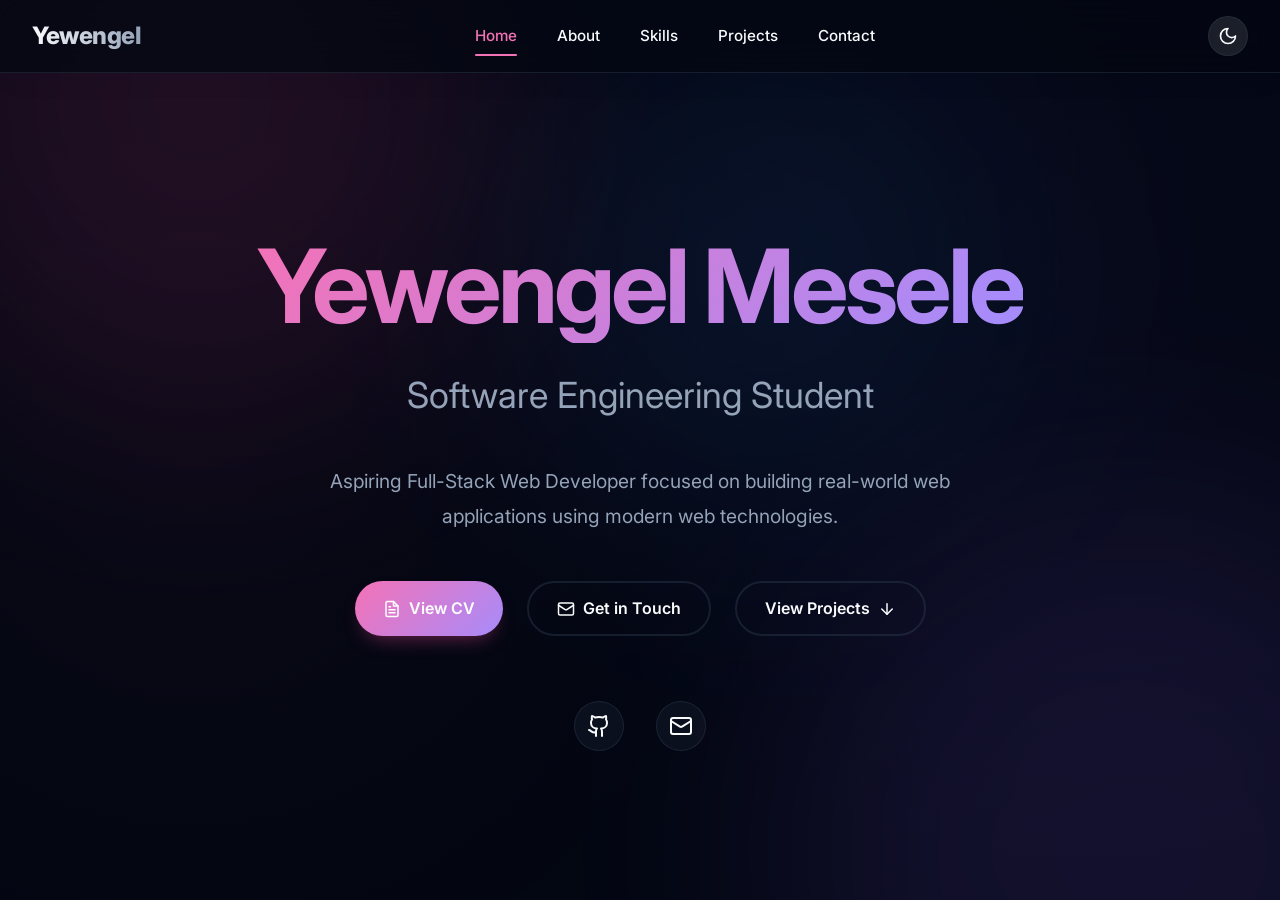
<file: index.html>
<!DOCTYPE html>
<html lang="en" data-theme="dark">
<head>
    <meta charset="UTF-8">
    <meta name="viewport" content="width=device-width, initial-scale=1.0">
    <title>Yewengel Mesele - Portfolio</title>
    <meta name="description" content="Portfolio of Yewengel Mesele, a Software Engineering Student">
    <link rel="stylesheet" href="css/style.css">
    <link href="https://fonts.googleapis.com/css2?family=Inter:wght@300;400;500;600;700&display=swap" rel="stylesheet">
</head>
<body>
    <nav class="navbar">
        <a href="index.html" class="nav-brand">Yewengel</a>
        
        <div class="nav-links">
            <a href="index.html" class="active">Home</a>
            <a href="about.html">About</a>
            <a href="skills.html">Skills</a>
            <a href="projects.html">Projects</a>
            <a href="contact.html">Contact</a>
        </div>

        <div style="display: flex; gap: 1rem; align-items: center;">
            <button class="theme-toggle" aria-label="Toggle theme">
                <svg class="sun-icon" style="display: none;" xmlns="http://www.w3.org/2000/svg" width="20" height="20" viewBox="0 0 24 24" fill="none" stroke="currentColor" stroke-width="2" stroke-linecap="round" stroke-linejoin="round"><circle cx="12" cy="12" r="4"/><path d="M12 2v2"/><path d="M12 20v2"/><path d="m4.93 4.93 1.41 1.41"/><path d="m17.66 17.66 1.41 1.41"/><path d="M2 12h2"/><path d="M20 12h2"/><path d="m6.34 17.66-1.41 1.41"/><path d="m19.07 4.93-1.41 1.41"/></svg>
                <svg class="moon-icon" xmlns="http://www.w3.org/2000/svg" width="20" height="20" viewBox="0 0 24 24" fill="none" stroke="currentColor" stroke-width="2" stroke-linecap="round" stroke-linejoin="round"><path d="M12 3a6 6 0 0 0 9 9 9 9 0 1 1-9-9Z"/></svg>
            </button>
            <button class="mobile-menu-btn">
                <svg xmlns="http://www.w3.org/2000/svg" width="24" height="24" viewBox="0 0 24 24" fill="none" stroke="currentColor" stroke-width="2" stroke-linecap="round" stroke-linejoin="round"><line x1="4" x2="20" y1="12" y2="12"/><line x1="4" x2="20" y1="6" y2="6"/><line x1="4" x2="20" y1="18" y2="18"/></svg>
            </button>
        </div>
    </nav>

    <main>
        <section class="hero">
            <div class="container reveal">
                <h1><span class="text-gradient">Yewengel Mesele</span></h1>
                <p class="subtitle">Software Engineering Student</p>
                <p class="desc">
                    Aspiring Full-Stack Web Developer focused on building real-world web applications using modern web technologies.
                </p>
                
                <div class="hero-actions delay-100 reveal">
                    <a href="cv.html" class="btn btn-primary">
                        <svg xmlns="http://www.w3.org/2000/svg" width="18" height="18" viewBox="0 0 24 24" fill="none" stroke="currentColor" stroke-width="2" stroke-linecap="round" stroke-linejoin="round"><path d="M14 2H6a2 2 0 0 0-2 2v16a2 2 0 0 0 2 2h12a2 2 0 0 0 2-2V8z"></path><polyline points="14 2 14 8 20 8"></polyline><line x1="16" y1="13" x2="8" y2="13"></line><line x1="16" y1="17" x2="8" y2="17"></line><polyline points="10 9 9 9 8 9"></polyline></svg>
                        View CV
                    </a>
                    <a href="contact.html" class="btn btn-outline">
                        <svg xmlns="http://www.w3.org/2000/svg" width="18" height="18" viewBox="0 0 24 24" fill="none" stroke="currentColor" stroke-width="2" stroke-linecap="round" stroke-linejoin="round"><rect width="20" height="16" x="2" y="4" rx="2"/><path d="m22 7-8.97 5.7a1.94 1.94 0 0 1-2.06 0L2 7"/></svg>
                        Get in Touch
                    </a>
                    <a href="projects.html" class="btn btn-outline">
                        View Projects
                        <svg xmlns="http://www.w3.org/2000/svg" width="18" height="18" viewBox="0 0 24 24" fill="none" stroke="currentColor" stroke-width="2" stroke-linecap="round" stroke-linejoin="round"><path d="M12 5v14"/><path d="m19 12-7 7-7-7"/></svg>
                    </a>
                </div>

                <div class="social-links delay-200 reveal">
                    <a href="https://github.com/yewengel" target="_blank" aria-label="GitHub">
                        <svg xmlns="http://www.w3.org/2000/svg" width="24" height="24" viewBox="0 0 24 24" fill="none" stroke="currentColor" stroke-width="2" stroke-linecap="round" stroke-linejoin="round"><path d="M15 22v-4a4.8 4.8 0 0 0-1-3.5c3 0 6-2 6-5.5.08-1.25-.27-2.48-1-3.5.28-1.15.28-2.35 0-3.5 0 0-1 0-3 1.5-2.64-.5-5.36-.5-8 0C6 2 5 2 5 2c-.3 1.15-.3 2.35 0 3.5A5.403 5.403 0 0 0 4 9c0 3.5 3 5.5 6 5.5-.39.49-.68 1.05-.85 1.65-.17.6-.22 1.23-.15 1.85v4"/><path d="M9 18c-4.51 2-5-2-7-2"/></svg>
                    </a>
                    <a href="mailto:yewengel.mesele@astu.edu.et" aria-label="Email">
                        <svg xmlns="http://www.w3.org/2000/svg" width="24" height="24" viewBox="0 0 24 24" fill="none" stroke="currentColor" stroke-width="2" stroke-linecap="round" stroke-linejoin="round"><rect width="20" height="16" x="2" y="4" rx="2"/><path d="m22 7-8.97 5.7a1.94 1.94 0 0 1-2.06 0L2 7"/></svg>
                    </a>
                </div>
            </div>
        </section>
    </main>

    <script src="js/main.js"></script>
</body>
</html>
</file>
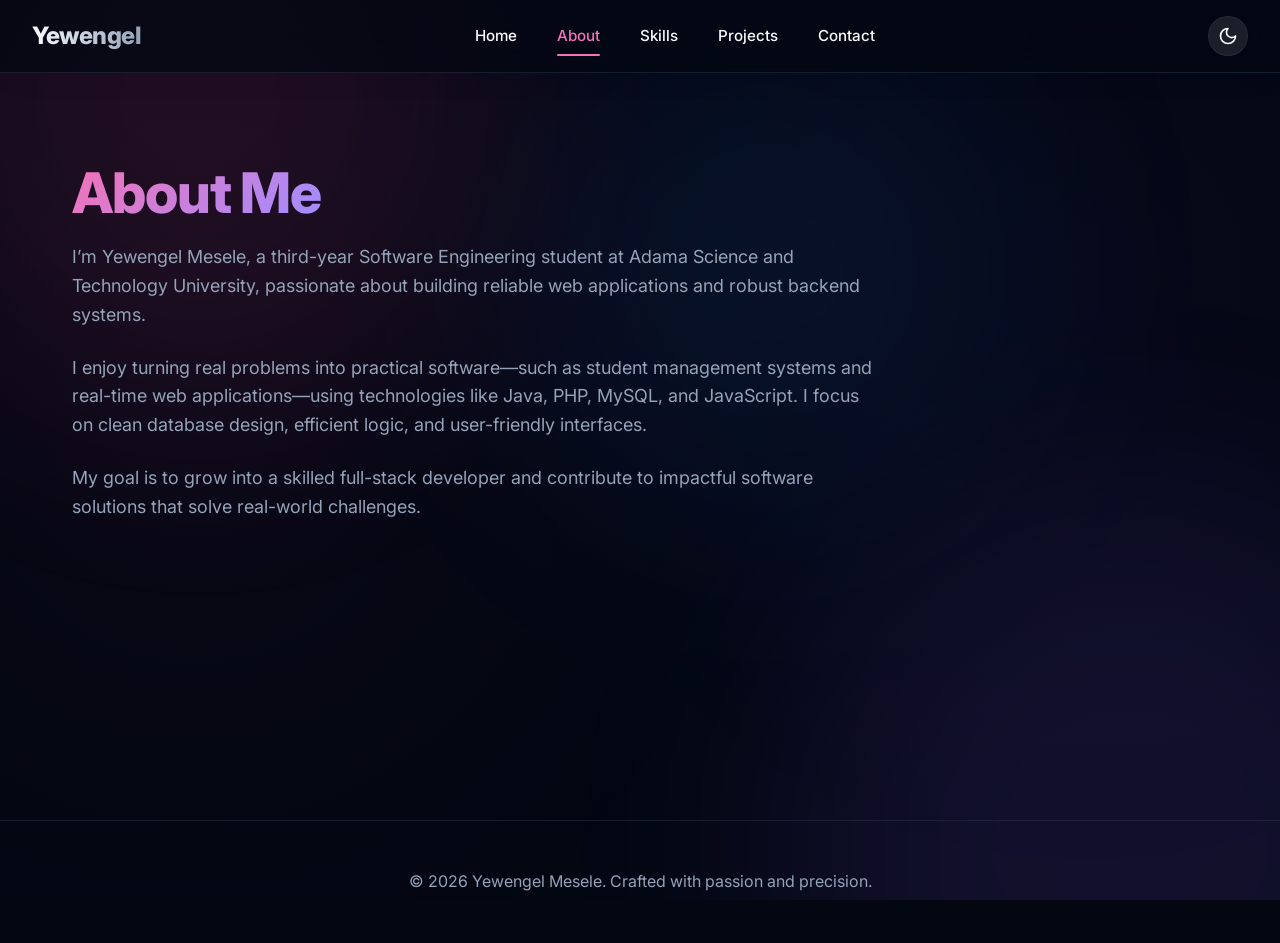
<file: about.html>
<!DOCTYPE html>
<html lang="en" data-theme="dark">
<head>
    <meta charset="UTF-8">
    <meta name="viewport" content="width=device-width, initial-scale=1.0">
    <title>About - Yewengel Mesele</title>
    <link rel="stylesheet" href="css/style.css">
    <link href="https://fonts.googleapis.com/css2?family=Inter:wght@300;400;500;600;700&display=swap" rel="stylesheet">
</head>
<body>
    <nav class="navbar">
        <a href="index.html" class="nav-brand">Yewengel</a>
        <div class="nav-links">
            <a href="index.html">Home</a>
            <a href="about.html" class="active">About</a>
            <a href="skills.html">Skills</a>
            <a href="projects.html">Projects</a>
            <a href="contact.html">Contact</a>
        </div>
        <div style="display: flex; gap: 1rem; align-items: center;">
            <button class="theme-toggle" aria-label="Toggle theme">
                <svg class="sun-icon" style="display: none;" xmlns="http://www.w3.org/2000/svg" width="20" height="20" viewBox="0 0 24 24" fill="none" stroke="currentColor" stroke-width="2" stroke-linecap="round" stroke-linejoin="round"><circle cx="12" cy="12" r="4"/><path d="M12 2v2"/><path d="M12 20v2"/><path d="m4.93 4.93 1.41 1.41"/><path d="m17.66 17.66 1.41 1.41"/><path d="M2 12h2"/><path d="M20 12h2"/><path d="m6.34 17.66-1.41 1.41"/><path d="m19.07 4.93-1.41 1.41"/></svg>
                <svg class="moon-icon" xmlns="http://www.w3.org/2000/svg" width="20" height="20" viewBox="0 0 24 24" fill="none" stroke="currentColor" stroke-width="2" stroke-linecap="round" stroke-linejoin="round"><path d="M12 3a6 6 0 0 0 9 9 9 9 0 1 1-9-9Z"/></svg>
            </button>
            <button class="mobile-menu-btn">
                <svg xmlns="http://www.w3.org/2000/svg" width="24" height="24" viewBox="0 0 24 24" fill="none" stroke="currentColor" stroke-width="2" stroke-linecap="round" stroke-linejoin="round"><line x1="4" x2="20" y1="12" y2="12"/><line x1="4" x2="20" y1="6" y2="6"/><line x1="4" x2="20" y1="18" y2="18"/></svg>
            </button>
        </div>
    </nav>

    <main>
        <section class="container reveal">
            <h1 class="section-title"><span class="text-gradient">About Me</span></h1>
            
            <div style="max-width: 800px; font-size: 1.125rem; color: var(--muted); display: flex; flex-direction: column; gap: 1.5rem;">
                <p>
                    I’m Yewengel Mesele, a third-year Software Engineering student at Adama Science and Technology University, passionate about building reliable web applications and robust backend systems.
                </p>
                <p>
                    I enjoy turning real problems into practical software—such as student management systems and real-time web applications—using technologies like Java, PHP, MySQL, and JavaScript. I focus on clean database design, efficient logic, and user-friendly interfaces.
                </p>
                <p>
                    My goal is to grow into a skilled full-stack developer and contribute to impactful software solutions that solve real-world challenges.
                </p>
            </div>
        </section>
    </main>

    <footer>
        <p>© 2026 Yewengel Mesele. Crafted with passion and precision.</p>
    </footer>

    <script src="js/main.js"></script>
</body>
</html>
</file>
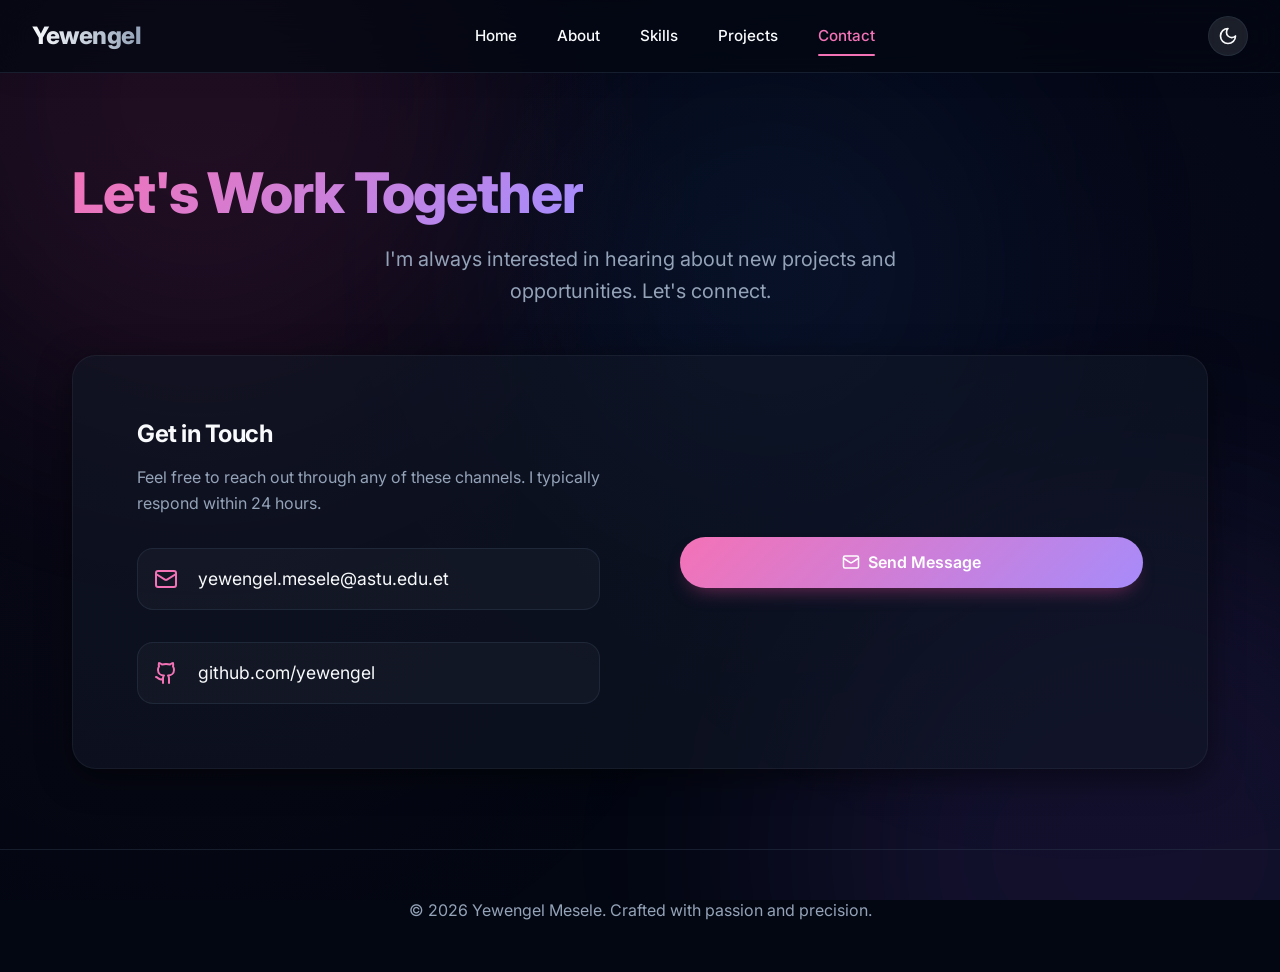
<file: contact.html>
<!DOCTYPE html>
<html lang="en" data-theme="dark">
<head>
    <meta charset="UTF-8">
    <meta name="viewport" content="width=device-width, initial-scale=1.0">
    <title>Contact - Yewengel Mesele</title>
    <link rel="stylesheet" href="css/style.css">
    <link href="https://fonts.googleapis.com/css2?family=Inter:wght@300;400;500;600;700&display=swap" rel="stylesheet">
</head>
<body>
    <nav class="navbar">
        <a href="index.html" class="nav-brand">Yewengel</a>
        <div class="nav-links">
            <a href="index.html">Home</a>
            <a href="about.html">About</a>
            <a href="skills.html">Skills</a>
            <a href="projects.html">Projects</a>
            <a href="contact.html" class="active">Contact</a>
        </div>
        <div style="display: flex; gap: 1rem; align-items: center;">
            <button class="theme-toggle" aria-label="Toggle theme">
                <svg class="sun-icon" style="display: none;" xmlns="http://www.w3.org/2000/svg" width="20" height="20" viewBox="0 0 24 24" fill="none" stroke="currentColor" stroke-width="2" stroke-linecap="round" stroke-linejoin="round"><circle cx="12" cy="12" r="4"/><path d="M12 2v2"/><path d="M12 20v2"/><path d="m4.93 4.93 1.41 1.41"/><path d="m17.66 17.66 1.41 1.41"/><path d="M2 12h2"/><path d="M20 12h2"/><path d="m6.34 17.66-1.41 1.41"/><path d="m19.07 4.93-1.41 1.41"/></svg>
                <svg class="moon-icon" xmlns="http://www.w3.org/2000/svg" width="20" height="20" viewBox="0 0 24 24" fill="none" stroke="currentColor" stroke-width="2" stroke-linecap="round" stroke-linejoin="round"><path d="M12 3a6 6 0 0 0 9 9 9 9 0 1 1-9-9Z"/></svg>
            </button>
            <button class="mobile-menu-btn">
                <svg xmlns="http://www.w3.org/2000/svg" width="24" height="24" viewBox="0 0 24 24" fill="none" stroke="currentColor" stroke-width="2" stroke-linecap="round" stroke-linejoin="round"><line x1="4" x2="20" y1="12" y2="12"/><line x1="4" x2="20" y1="6" y2="6"/><line x1="4" x2="20" y1="18" y2="18"/></svg>
            </button>
        </div>
    </nav>

    <main>
        <section class="container reveal">
            <h1 class="section-title text-center"><span class="text-gradient">Let's Work Together</span></h1>
            <p class="section-subtitle text-center" style="text-align: center; max-width: 600px; margin: 0 auto 3rem;">
                I'm always interested in hearing about new projects and opportunities. Let's connect.
            </p>
            
            <div class="contact-grid">
                <div>
                    <h2 style="font-size: 1.5rem; margin-bottom: 1rem;">Get in Touch</h2>
                    <p style="color: var(--muted); margin-bottom: 2rem;">
                        Feel free to reach out through any of these channels. I typically respond within 24 hours.
                    </p>
                    
                    <div class="contact-info">
                        <a href="mailto:yewengel.mesele@astu.edu.et" class="contact-link">
                            <svg xmlns="http://www.w3.org/2000/svg" width="24" height="24" viewBox="0 0 24 24" fill="none" stroke="currentColor" stroke-width="2" stroke-linecap="round" stroke-linejoin="round"><rect width="20" height="16" x="2" y="4" rx="2"/><path d="m22 7-8.97 5.7a1.94 1.94 0 0 1-2.06 0L2 7"/></svg>
                            yewengel.mesele@astu.edu.et
                        </a>
                        <a href="https://github.com/yewengel" target="_blank" class="contact-link">
                            <svg xmlns="http://www.w3.org/2000/svg" width="24" height="24" viewBox="0 0 24 24" fill="none" stroke="currentColor" stroke-width="2" stroke-linecap="round" stroke-linejoin="round"><path d="M15 22v-4a4.8 4.8 0 0 0-1-3.5c3 0 6-2 6-5.5.08-1.25-.27-2.48-1-3.5.28-1.15.28-2.35 0-3.5 0 0-1 0-3 1.5-2.64-.5-5.36-.5-8 0C6 2 5 2 5 2c-.3 1.15-.3 2.35 0 3.5A5.403 5.403 0 0 0 4 9c0 3.5 3 5.5 6 5.5-.39.49-.68 1.05-.85 1.65-.17.6-.22 1.23-.15 1.85v4"/><path d="M9 18c-4.51 2-5-2-7-2"/></svg>
                            github.com/yewengel
                        </a>
                    </div>
                </div>
                
                <div style="display: flex; flex-direction: column; justify-content: center; gap: 1rem;">
                    <a href="mailto:yewengel.mesele@astu.edu.et" class="btn btn-primary" style="justify-content: center; width: 100%;">
                        <svg xmlns="http://www.w3.org/2000/svg" width="18" height="18" viewBox="0 0 24 24" fill="none" stroke="currentColor" stroke-width="2" stroke-linecap="round" stroke-linejoin="round"><rect width="20" height="16" x="2" y="4" rx="2"/><path d="m22 7-8.97 5.7a1.94 1.94 0 0 1-2.06 0L2 7"/></svg>
                        Send Message
                    </a>
                </div>
            </div>
        </section>
    </main>

    <footer>
        <p>© 2026 Yewengel Mesele. Crafted with passion and precision.</p>
    </footer>

    <script src="js/main.js"></script>
</body>
</html>
</file>
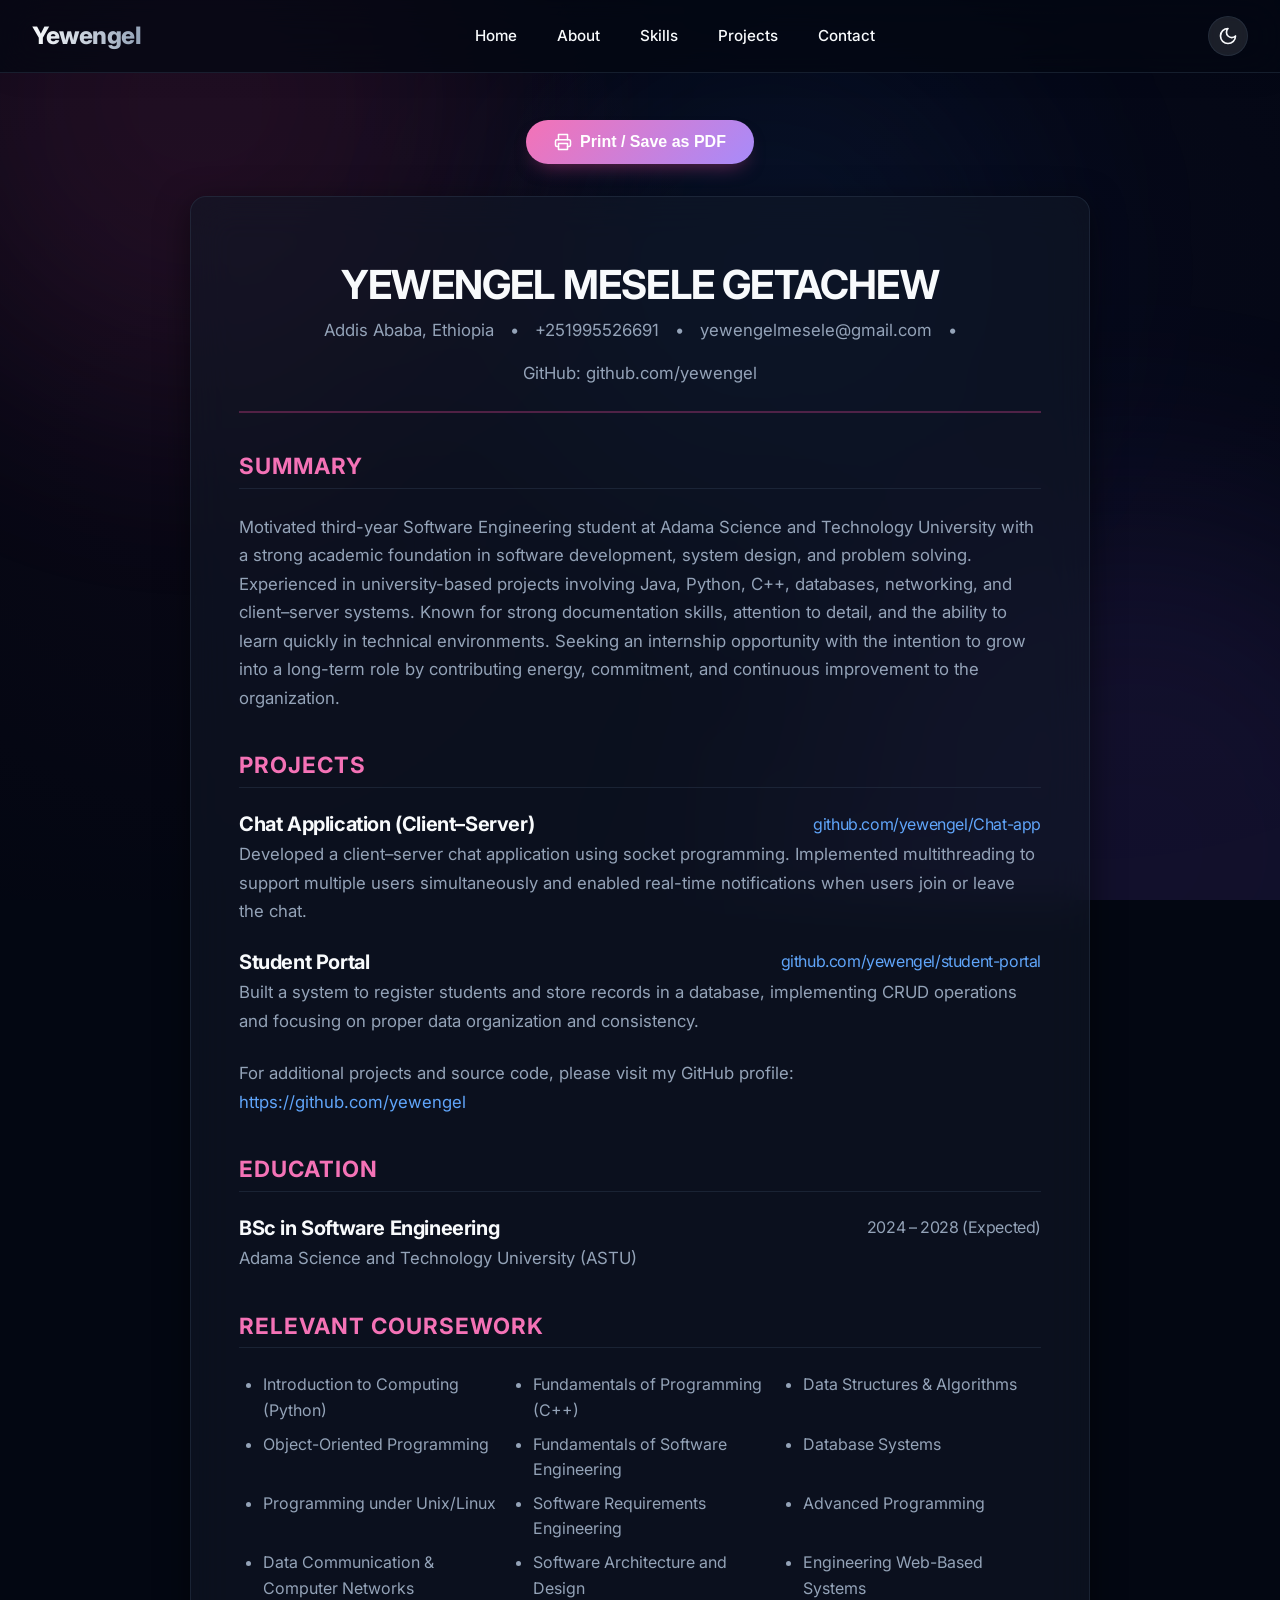
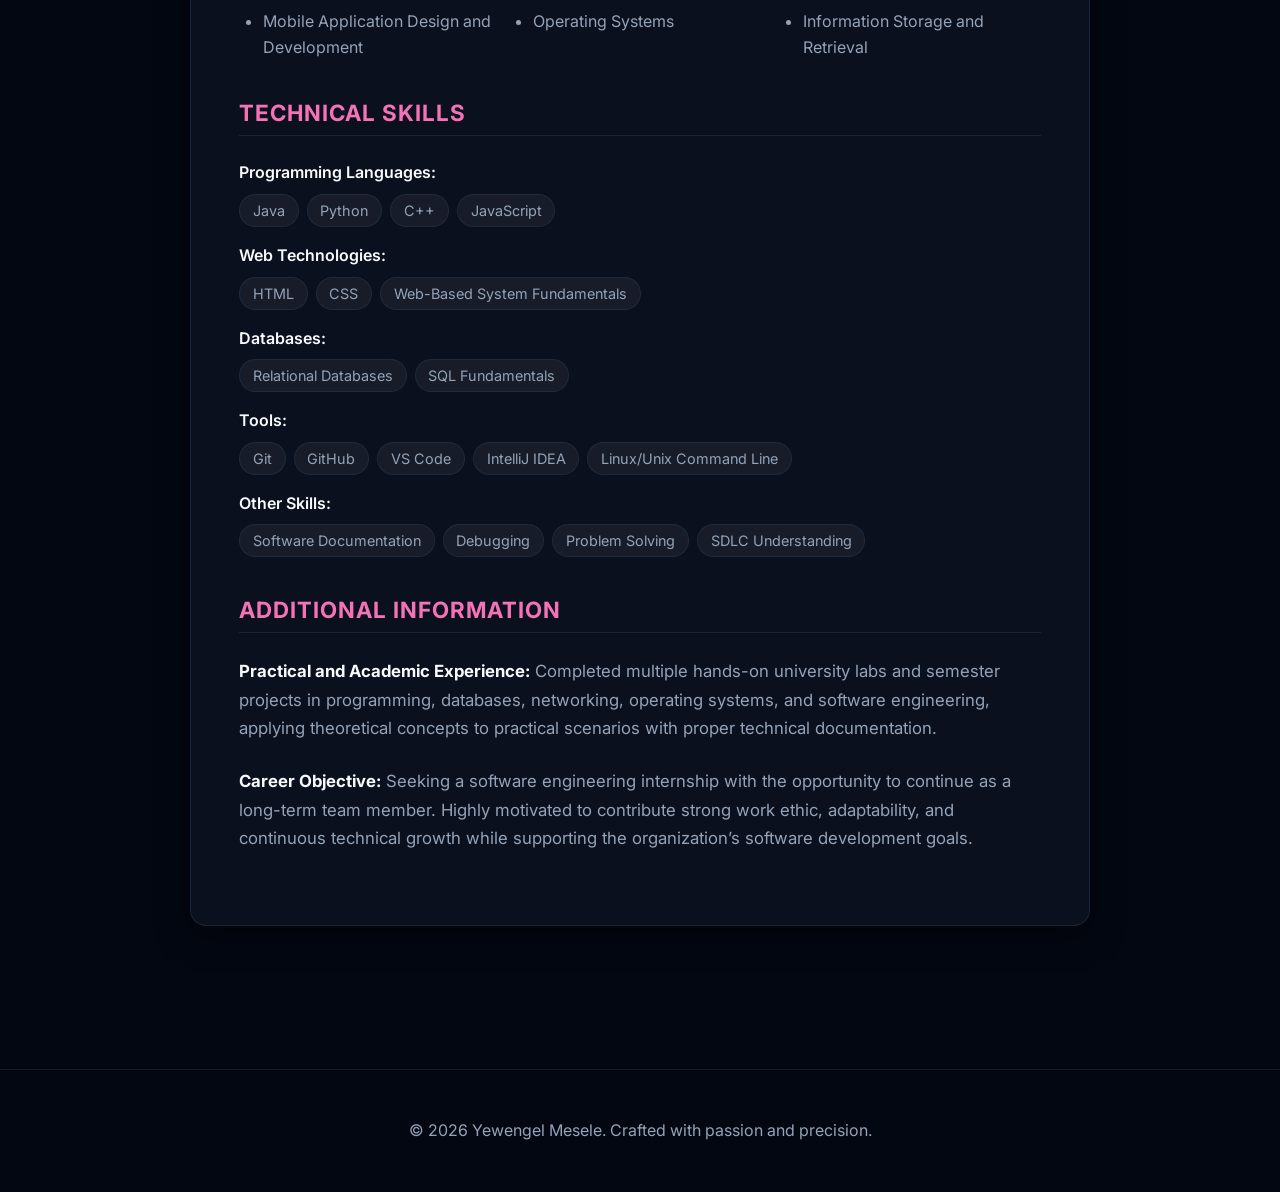
<file: cv.html>
<!DOCTYPE html>
<html lang="en" data-theme="dark">
<head>
    <meta charset="UTF-8">
    <meta name="viewport" content="width=device-width, initial-scale=1.0">
    <title>Resume - Yewengel Mesele</title>
    <link rel="stylesheet" href="css/style.css">
    <link href="https://fonts.googleapis.com/css2?family=Inter:wght@300;400;500;600;700&display=swap" rel="stylesheet">
    <style>
        .cv-container { max-width: 900px; margin: 0 auto; padding: 4rem 3rem; background: var(--card-bg); border: 1px solid var(--border-color); border-radius: 1rem; box-shadow: var(--glass-shadow); backdrop-filter: blur(20px); }
        .cv-header { text-align: center; border-bottom: 2px solid rgba(236, 72, 153, 0.3); padding-bottom: 1.5rem; margin-bottom: 2.5rem; }
        .cv-header h1 { font-size: 2.5rem; margin-bottom: 0.5rem; color: var(--text-color); }
        .cv-contact { color: var(--muted); display: flex; flex-wrap: wrap; justify-content: center; gap: 1rem; font-size: 1.05rem; }
        .cv-contact a { color: var(--muted); text-decoration: none; transition: color 0.3s ease; }
        .cv-contact a:hover { color: var(--primary); }
        
        .cv-section { margin-bottom: 2.5rem; }
        .cv-section h2 { font-size: 1.4rem; color: var(--primary); border-bottom: 1px solid var(--border-color); padding-bottom: 0.5rem; margin-bottom: 1.5rem; text-transform: uppercase; letter-spacing: 1px; }
        
        .cv-item { margin-bottom: 1.5rem; }
        .cv-item h3 { font-size: 1.25rem; margin-bottom: 0.25rem; color: var(--text-color); display: flex; justify-content: space-between; flex-wrap: wrap; align-items: center; }
        .cv-item h3 span { font-size: 1rem; color: var(--muted); font-weight: normal; }
        .cv-item p { color: var(--muted); font-size: 1.05rem; line-height: 1.7; margin-bottom: 0.5rem; }
        .cv-item a { color: var(--blue); text-decoration: none; }
        .cv-item a:hover { text-decoration: underline; color: var(--primary); }
        
        .skills-group { margin-bottom: 1rem; display: flex; flex-direction: column; gap: 0.5rem; }
        .skills-group strong { color: var(--text-color); font-weight: 600; }
        .skills-list { display: flex; flex-wrap: wrap; gap: 0.5rem; }
        .skills-list span { background: rgba(255, 255, 255, 0.05); border: 1px solid var(--border-color); padding: 0.25rem 0.8rem; border-radius: 999px; font-size: 0.9rem; color: var(--muted); }
        
        .coursework-list { display: grid; grid-template-columns: repeat(auto-fit, minmax(250px, 1fr)); gap: 0.5rem; color: var(--muted); }
        .coursework-list li { list-style-type: disc; margin-left: 1.5rem; }

        .print-btn { text-align: center; margin-bottom: 2rem; }

        @media print {
            body { background: #fff !important; color: #000 !important; }
            .navbar, .theme-toggle, .mobile-menu-btn, footer, .ambient-bg, .print-btn { display: none !important; }
            .cv-container { box-shadow: none !important; border: none !important; padding: 0 !important; max-width: 100% !important; background: none !important; margin: 0 !important; }
            .cv-header h1 { color: #000 !important; }
            .cv-section h2 { color: #000 !important; border-bottom-color: #ccc !important; }
            .cv-item h3, .skills-group strong { color: #000 !important; }
            .cv-item p, .cv-contact, .skills-list span, .coursework-list { color: #333 !important; }
            .skills-list span { border-color: #ccc !important; }
        }
    </style>
</head>
<body>
    <nav class="navbar">
        <a href="index.html" class="nav-brand">Yewengel</a>
        <div class="nav-links">
            <a href="index.html">Home</a>
            <a href="about.html">About</a>
            <a href="skills.html">Skills</a>
            <a href="projects.html">Projects</a>
            <a href="contact.html">Contact</a>
        </div>
        <div style="display: flex; gap: 1rem; align-items: center;">
            <button class="theme-toggle" aria-label="Toggle theme">
                <svg class="sun-icon" style="display: none;" xmlns="http://www.w3.org/2000/svg" width="20" height="20" viewBox="0 0 24 24" fill="none" stroke="currentColor" stroke-width="2" stroke-linecap="round" stroke-linejoin="round"><circle cx="12" cy="12" r="4"/><path d="M12 2v2"/><path d="M12 20v2"/><path d="m4.93 4.93 1.41 1.41"/><path d="m17.66 17.66 1.41 1.41"/><path d="M2 12h2"/><path d="M20 12h2"/><path d="m6.34 17.66-1.41 1.41"/><path d="m19.07 4.93-1.41 1.41"/></svg>
                <svg class="moon-icon" xmlns="http://www.w3.org/2000/svg" width="20" height="20" viewBox="0 0 24 24" fill="none" stroke="currentColor" stroke-width="2" stroke-linecap="round" stroke-linejoin="round"><path d="M12 3a6 6 0 0 0 9 9 9 9 0 1 1-9-9Z"/></svg>
            </button>
            <button class="mobile-menu-btn">
                <svg xmlns="http://www.w3.org/2000/svg" width="24" height="24" viewBox="0 0 24 24" fill="none" stroke="currentColor" stroke-width="2" stroke-linecap="round" stroke-linejoin="round"><line x1="4" x2="20" y1="12" y2="12"/><line x1="4" x2="20" y1="6" y2="6"/><line x1="4" x2="20" y1="18" y2="18"/></svg>
            </button>
        </div>
    </nav>

    <main style="padding-top: 120px; padding-bottom: 4rem;">
        <div class="container" style="padding-top: 0;">
            <div class="print-btn reveal">
                <button onclick="window.print()" class="btn btn-primary">
                    <svg xmlns="http://www.w3.org/2000/svg" width="18" height="18" viewBox="0 0 24 24" fill="none" stroke="currentColor" stroke-width="2" stroke-linecap="round" stroke-linejoin="round"><polyline points="6 9 6 2 18 2 18 9"/><path d="M6 18H4a2 2 0 0 1-2-2v-5a2 2 0 0 1 2-2h16a2 2 0 0 1 2 2v5a2 2 0 0 1-2 2h-2"/><rect width="12" height="8" x="6" y="14"/></svg>
                    Print / Save as PDF
                </button>
            </div>
            
            <div class="cv-container reveal delay-100">
                <div class="cv-header">
                    <h1>YEWENGEL MESELE GETACHEW</h1>
                    <div class="cv-contact">
                        <span>Addis Ababa, Ethiopia</span> • 
                        <span><a href="tel:+251995526691">+251995526691</a></span> • 
                        <span><a href="mailto:yewengelmesele@gmail.com">yewengelmesele@gmail.com</a></span> • 
                        <span>GitHub: <a href="https://github.com/yewengel" target="_blank">github.com/yewengel</a></span>
                    </div>
                </div>

                <div class="cv-section">
                    <h2>Summary</h2>
                    <p style="color: var(--muted); font-size: 1.05rem; line-height: 1.7;">
                        Motivated third-year Software Engineering student at Adama Science and Technology University with a strong academic foundation in software development, system design, and problem solving. Experienced in university-based projects involving Java, Python, C++, databases, networking, and client–server systems. Known for strong documentation skills, attention to detail, and the ability to learn quickly in technical environments. Seeking an internship opportunity with the intention to grow into a long-term role by contributing energy, commitment, and continuous improvement to the organization.
                    </p>
                </div>

                <div class="cv-section">
                    <h2>Projects</h2>
                    <div class="cv-item">
                        <h3>Chat Application (Client–Server) <span><a href="https://github.com/yewengel/Chat-app" target="_blank">github.com/yewengel/Chat-app</a></span></h3>
                        <p>Developed a client–server chat application using socket programming. Implemented multithreading to support multiple users simultaneously and enabled real-time notifications when users join or leave the chat.</p>
                    </div>
                    <div class="cv-item">
                        <h3>Student Portal <span><a href="https://github.com/yewengel/student-portal" target="_blank">github.com/yewengel/student-portal</a></span></h3>
                        <p>Built a system to register students and store records in a database, implementing CRUD operations and focusing on proper data organization and consistency.</p>
                    </div>
                    <div class="cv-item" style="margin-top: 1.5rem;">
                        <p>For additional projects and source code, please visit my GitHub profile:<br>
                        <a href="https://github.com/yewengel" target="_blank">https://github.com/yewengel</a></p>
                    </div>
                </div>

                <div class="cv-section">
                    <h2>Education</h2>
                    <div class="cv-item">
                        <h3>BSc in Software Engineering <span>2024 – 2028 (Expected)</span></h3>
                        <p>Adama Science and Technology University (ASTU)</p>
                    </div>
                </div>

                <div class="cv-section">
                    <h2>Relevant Coursework</h2>
                    <ul class="coursework-list">
                        <li>Introduction to Computing (Python)</li>
                        <li>Fundamentals of Programming (C++)</li>
                        <li>Data Structures & Algorithms</li>
                        <li>Object-Oriented Programming</li>
                        <li>Fundamentals of Software Engineering</li>
                        <li>Database Systems</li>
                        <li>Programming under Unix/Linux</li>
                        <li>Software Requirements Engineering</li>
                        <li>Advanced Programming</li>
                        <li>Data Communication & Computer Networks</li>
                        <li>Software Architecture and Design</li>
                        <li>Engineering Web-Based Systems</li>
                        <li>Mobile Application Design and Development</li>
                        <li>Operating Systems</li>
                        <li>Information Storage and Retrieval</li>
                    </ul>
                </div>

                <div class="cv-section">
                    <h2>Technical Skills</h2>
                    <div class="skills-group">
                        <strong>Programming Languages:</strong>
                        <div class="skills-list">
                            <span>Java</span><span>Python</span><span>C++</span><span>JavaScript</span>
                        </div>
                    </div>
                    <div class="skills-group">
                        <strong>Web Technologies:</strong>
                        <div class="skills-list">
                            <span>HTML</span><span>CSS</span><span>Web-Based System Fundamentals</span>
                        </div>
                    </div>
                    <div class="skills-group">
                        <strong>Databases:</strong>
                        <div class="skills-list">
                            <span>Relational Databases</span><span>SQL Fundamentals</span>
                        </div>
                    </div>
                    <div class="skills-group">
                        <strong>Tools:</strong>
                        <div class="skills-list">
                            <span>Git</span><span>GitHub</span><span>VS Code</span><span>IntelliJ IDEA</span><span>Linux/Unix Command Line</span>
                        </div>
                    </div>
                    <div class="skills-group">
                        <strong>Other Skills:</strong>
                        <div class="skills-list">
                            <span>Software Documentation</span><span>Debugging</span><span>Problem Solving</span><span>SDLC Understanding</span>
                        </div>
                    </div>
                </div>

                <div class="cv-section" style="margin-bottom: 0;">
                    <h2>Additional Information</h2>
                    <div class="cv-item">
                        <p><strong style="color: var(--text-color);">Practical and Academic Experience:</strong> Completed multiple hands-on university labs and semester projects in programming, databases, networking, operating systems, and software engineering, applying theoretical concepts to practical scenarios with proper technical documentation.</p>
                    </div>
                    <div class="cv-item" style="margin-bottom: 0;">
                        <p><strong style="color: var(--text-color);">Career Objective:</strong> Seeking a software engineering internship with the opportunity to continue as a long-term team member. Highly motivated to contribute strong work ethic, adaptability, and continuous technical growth while supporting the organization’s software development goals.</p>
                    </div>
                </div>

            </div>
        </div>
    </main>

    <footer>
        <p>© 2026 Yewengel Mesele. Crafted with passion and precision.</p>
    </footer>

    <script src="js/main.js"></script>
</body>
</html>
</file>
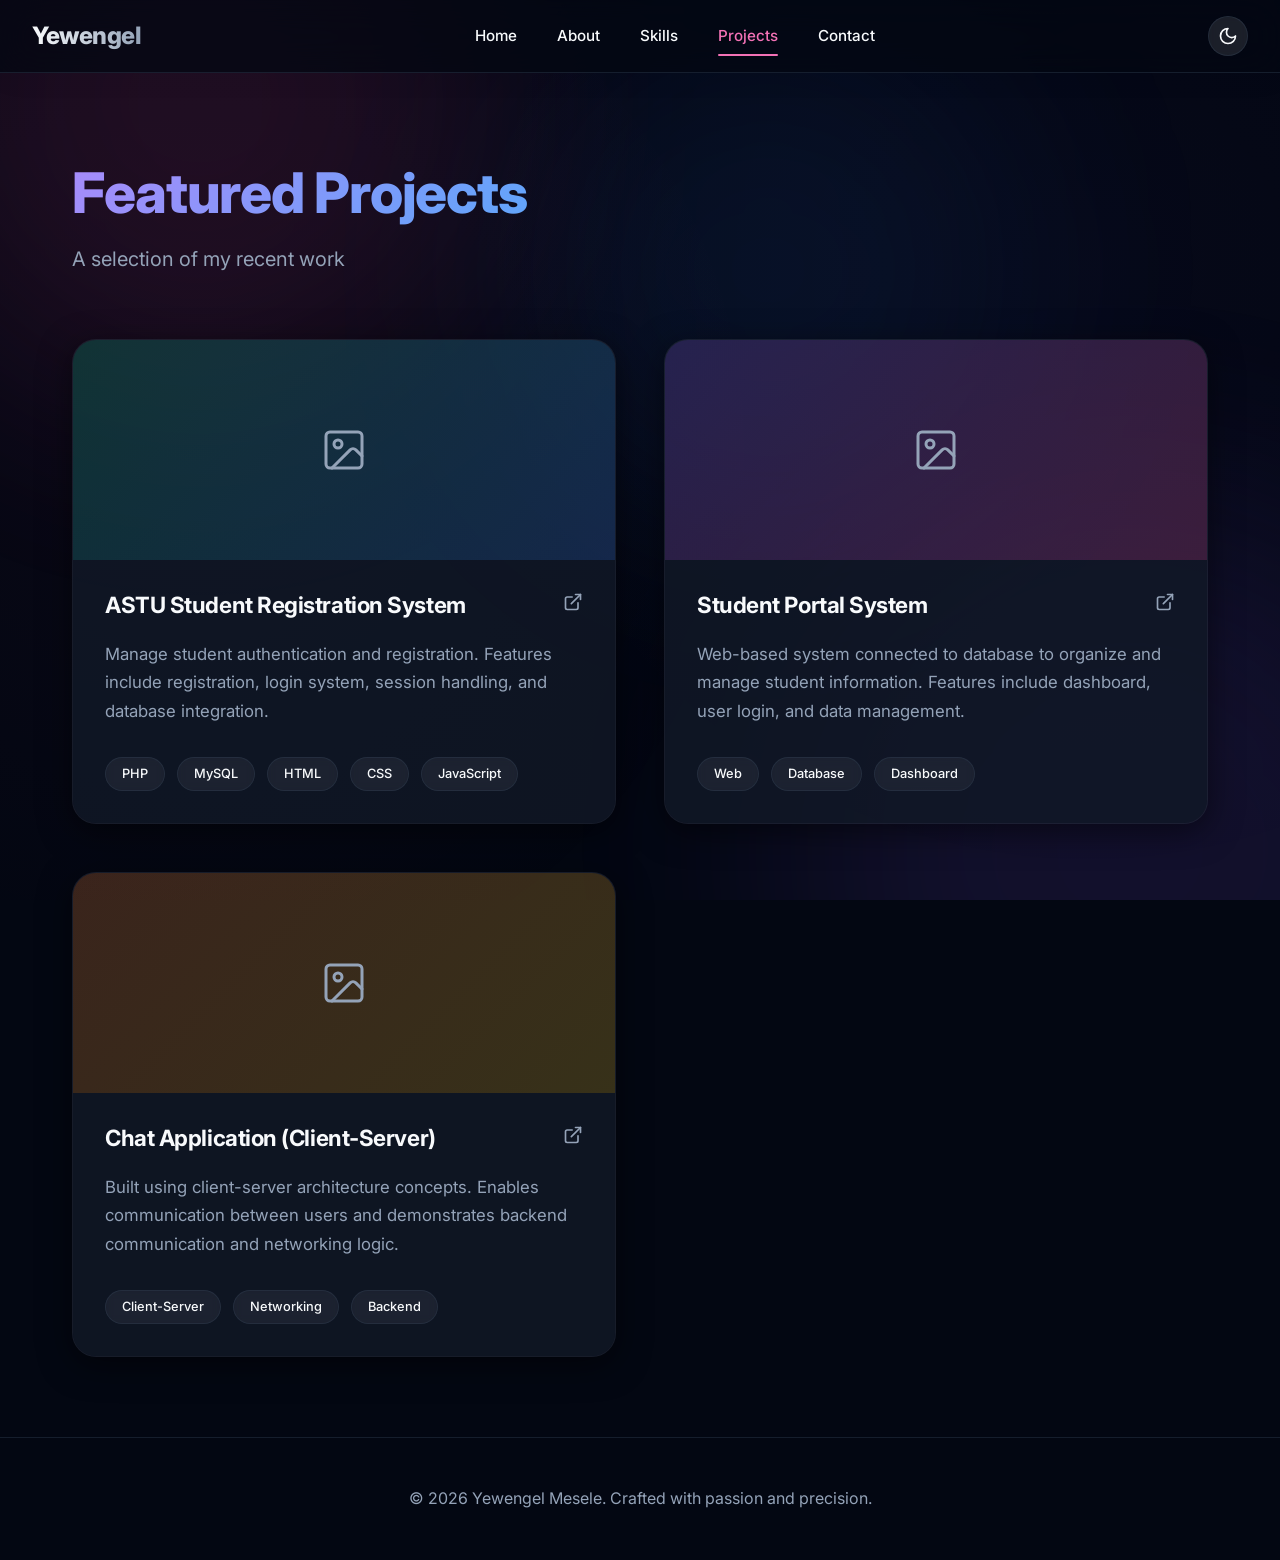
<file: projects.html>
<!DOCTYPE html>
<html lang="en" data-theme="dark">
<head>
    <meta charset="UTF-8">
    <meta name="viewport" content="width=device-width, initial-scale=1.0">
    <title>Projects - Yewengel Mesele</title>
    <link rel="stylesheet" href="css/style.css">
    <link href="https://fonts.googleapis.com/css2?family=Inter:wght@300;400;500;600;700&display=swap" rel="stylesheet">
</head>
<body>
    <nav class="navbar">
        <a href="index.html" class="nav-brand">Yewengel</a>
        <div class="nav-links">
            <a href="index.html">Home</a>
            <a href="about.html">About</a>
            <a href="skills.html">Skills</a>
            <a href="projects.html" class="active">Projects</a>
            <a href="contact.html">Contact</a>
        </div>
        <div style="display: flex; gap: 1rem; align-items: center;">
            <button class="theme-toggle" aria-label="Toggle theme">
                <svg class="sun-icon" style="display: none;" xmlns="http://www.w3.org/2000/svg" width="20" height="20" viewBox="0 0 24 24" fill="none" stroke="currentColor" stroke-width="2" stroke-linecap="round" stroke-linejoin="round"><circle cx="12" cy="12" r="4"/><path d="M12 2v2"/><path d="M12 20v2"/><path d="m4.93 4.93 1.41 1.41"/><path d="m17.66 17.66 1.41 1.41"/><path d="M2 12h2"/><path d="M20 12h2"/><path d="m6.34 17.66-1.41 1.41"/><path d="m19.07 4.93-1.41 1.41"/></svg>
                <svg class="moon-icon" xmlns="http://www.w3.org/2000/svg" width="20" height="20" viewBox="0 0 24 24" fill="none" stroke="currentColor" stroke-width="2" stroke-linecap="round" stroke-linejoin="round"><path d="M12 3a6 6 0 0 0 9 9 9 9 0 1 1-9-9Z"/></svg>
            </button>
            <button class="mobile-menu-btn">
                <svg xmlns="http://www.w3.org/2000/svg" width="24" height="24" viewBox="0 0 24 24" fill="none" stroke="currentColor" stroke-width="2" stroke-linecap="round" stroke-linejoin="round"><line x1="4" x2="20" y1="12" y2="12"/><line x1="4" x2="20" y1="6" y2="6"/><line x1="4" x2="20" y1="18" y2="18"/></svg>
            </button>
        </div>
    </nav>

    <main>
        <section class="container reveal">
            <h1 class="section-title"><span class="text-gradient-alt">Featured Projects</span></h1>
            <p class="section-subtitle">A selection of my recent work</p>
            
            <div class="projects-grid">
                <!-- Project 1 -->
                <div class="card project-card">
                    <div class="project-img" style="background: linear-gradient(135deg, rgba(16, 185, 129, 0.2), rgba(59, 130, 246, 0.2));">
                        <div style="width:100%; height:100%; display:flex; align-items:center; justify-content:center; color:var(--muted);">
                            <svg xmlns="http://www.w3.org/2000/svg" width="48" height="48" viewBox="0 0 24 24" fill="none" stroke="currentColor" stroke-width="1.5" stroke-linecap="round" stroke-linejoin="round"><rect width="18" height="18" x="3" y="3" rx="2" ry="2"/><circle cx="9" cy="9" r="2"/><path d="m21 15-3.086-3.086a2 2 0 0 0-2.828 0L6 21"/></svg>
                        </div>
                    </div>
                    <div class="project-content">
                        <div class="project-header">
                            <h3>ASTU Student Registration System</h3>
                            <a href="#" style="color: var(--muted);"><svg xmlns="http://www.w3.org/2000/svg" width="20" height="20" viewBox="0 0 24 24" fill="none" stroke="currentColor" stroke-width="2" stroke-linecap="round" stroke-linejoin="round"><path d="M15 3h6v6"/><path d="M10 14 21 3"/><path d="M18 13v6a2 2 0 0 1-2 2H5a2 2 0 0 1-2-2V8a2 2 0 0 1 2-2h6"/></svg></a>
                        </div>
                        <p class="project-desc">Manage student authentication and registration. Features include registration, login system, session handling, and database integration.</p>
                        <div class="project-tags">
                            <span class="tag">PHP</span>
                            <span class="tag">MySQL</span>
                            <span class="tag">HTML</span>
                            <span class="tag">CSS</span>
                            <span class="tag">JavaScript</span>
                        </div>
                    </div>
                </div>

                <!-- Project 2 -->
                <div class="card project-card">
                    <div class="project-img" style="background: linear-gradient(135deg, rgba(139, 92, 246, 0.2), rgba(236, 72, 153, 0.2));">
                        <div style="width:100%; height:100%; display:flex; align-items:center; justify-content:center; color:var(--muted);">
                            <svg xmlns="http://www.w3.org/2000/svg" width="48" height="48" viewBox="0 0 24 24" fill="none" stroke="currentColor" stroke-width="1.5" stroke-linecap="round" stroke-linejoin="round"><rect width="18" height="18" x="3" y="3" rx="2" ry="2"/><circle cx="9" cy="9" r="2"/><path d="m21 15-3.086-3.086a2 2 0 0 0-2.828 0L6 21"/></svg>
                        </div>
                    </div>
                    <div class="project-content">
                        <div class="project-header">
                            <h3>Student Portal System</h3>
                            <a href="#" style="color: var(--muted);"><svg xmlns="http://www.w3.org/2000/svg" width="20" height="20" viewBox="0 0 24 24" fill="none" stroke="currentColor" stroke-width="2" stroke-linecap="round" stroke-linejoin="round"><path d="M15 3h6v6"/><path d="M10 14 21 3"/><path d="M18 13v6a2 2 0 0 1-2 2H5a2 2 0 0 1-2-2V8a2 2 0 0 1 2-2h6"/></svg></a>
                        </div>
                        <p class="project-desc">Web-based system connected to database to organize and manage student information. Features include dashboard, user login, and data management.</p>
                        <div class="project-tags">
                            <span class="tag">Web</span>
                            <span class="tag">Database</span>
                            <span class="tag">Dashboard</span>
                        </div>
                    </div>
                </div>

                <!-- Project 3 -->
                <div class="card project-card">
                    <div class="project-img" style="background: linear-gradient(135deg, rgba(249, 115, 22, 0.2), rgba(234, 179, 8, 0.2));">
                        <div style="width:100%; height:100%; display:flex; align-items:center; justify-content:center; color:var(--muted);">
                            <svg xmlns="http://www.w3.org/2000/svg" width="48" height="48" viewBox="0 0 24 24" fill="none" stroke="currentColor" stroke-width="1.5" stroke-linecap="round" stroke-linejoin="round"><rect width="18" height="18" x="3" y="3" rx="2" ry="2"/><circle cx="9" cy="9" r="2"/><path d="m21 15-3.086-3.086a2 2 0 0 0-2.828 0L6 21"/></svg>
                        </div>
                    </div>
                    <div class="project-content">
                        <div class="project-header">
                            <h3>Chat Application (Client-Server)</h3>
                            <a href="#" style="color: var(--muted);"><svg xmlns="http://www.w3.org/2000/svg" width="20" height="20" viewBox="0 0 24 24" fill="none" stroke="currentColor" stroke-width="2" stroke-linecap="round" stroke-linejoin="round"><path d="M15 3h6v6"/><path d="M10 14 21 3"/><path d="M18 13v6a2 2 0 0 1-2 2H5a2 2 0 0 1-2-2V8a2 2 0 0 1 2-2h6"/></svg></a>
                        </div>
                        <p class="project-desc">Built using client-server architecture concepts. Enables communication between users and demonstrates backend communication and networking logic.</p>
                        <div class="project-tags">
                            <span class="tag">Client-Server</span>
                            <span class="tag">Networking</span>
                            <span class="tag">Backend</span>
                        </div>
                    </div>
                </div>
            </div>
        </section>
    </main>

    <footer>
        <p>© 2026 Yewengel Mesele. Crafted with passion and precision.</p>
    </footer>

    <script src="js/main.js"></script>
</body>
</html>
</file>
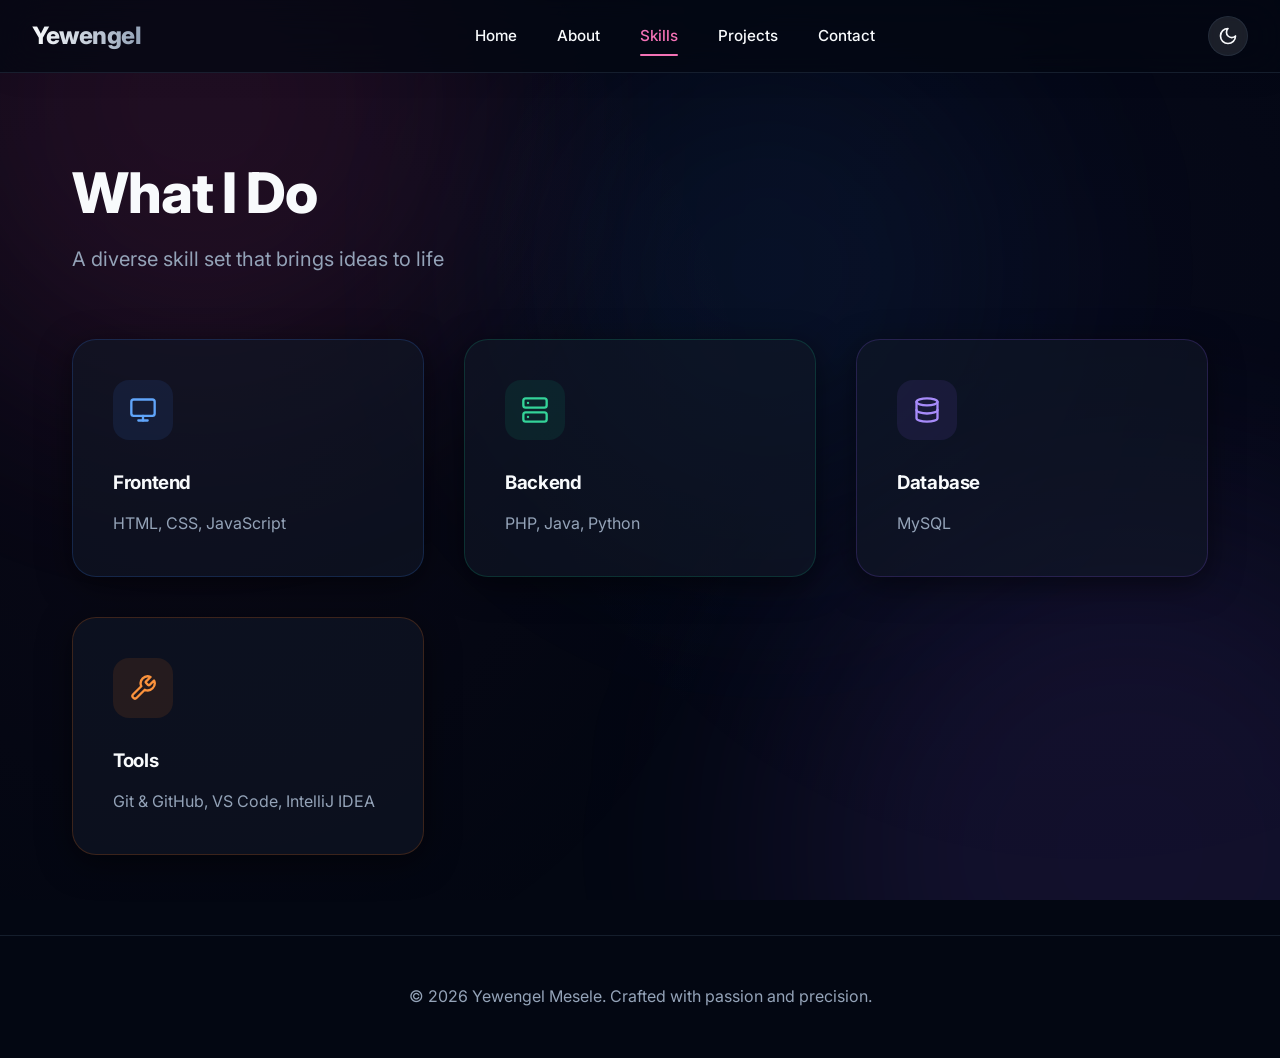
<file: skills.html>
<!DOCTYPE html>
<html lang="en" data-theme="dark">
<head>
    <meta charset="UTF-8">
    <meta name="viewport" content="width=device-width, initial-scale=1.0">
    <title>Skills - Yewengel Mesele</title>
    <link rel="stylesheet" href="css/style.css">
    <link href="https://fonts.googleapis.com/css2?family=Inter:wght@300;400;500;600;700&display=swap" rel="stylesheet">
</head>
<body>
    <nav class="navbar">
        <a href="index.html" class="nav-brand">Yewengel</a>
        <div class="nav-links">
            <a href="index.html">Home</a>
            <a href="about.html">About</a>
            <a href="skills.html" class="active">Skills</a>
            <a href="projects.html">Projects</a>
            <a href="contact.html">Contact</a>
        </div>
        <div style="display: flex; gap: 1rem; align-items: center;">
            <button class="theme-toggle" aria-label="Toggle theme">
                <svg class="sun-icon" style="display: none;" xmlns="http://www.w3.org/2000/svg" width="20" height="20" viewBox="0 0 24 24" fill="none" stroke="currentColor" stroke-width="2" stroke-linecap="round" stroke-linejoin="round"><circle cx="12" cy="12" r="4"/><path d="M12 2v2"/><path d="M12 20v2"/><path d="m4.93 4.93 1.41 1.41"/><path d="m17.66 17.66 1.41 1.41"/><path d="M2 12h2"/><path d="M20 12h2"/><path d="m6.34 17.66-1.41 1.41"/><path d="m19.07 4.93-1.41 1.41"/></svg>
                <svg class="moon-icon" xmlns="http://www.w3.org/2000/svg" width="20" height="20" viewBox="0 0 24 24" fill="none" stroke="currentColor" stroke-width="2" stroke-linecap="round" stroke-linejoin="round"><path d="M12 3a6 6 0 0 0 9 9 9 9 0 1 1-9-9Z"/></svg>
            </button>
            <button class="mobile-menu-btn">
                <svg xmlns="http://www.w3.org/2000/svg" width="24" height="24" viewBox="0 0 24 24" fill="none" stroke="currentColor" stroke-width="2" stroke-linecap="round" stroke-linejoin="round"><line x1="4" x2="20" y1="12" y2="12"/><line x1="4" x2="20" y1="6" y2="6"/><line x1="4" x2="20" y1="18" y2="18"/></svg>
            </button>
        </div>
    </nav>

    <main>
        <section class="container reveal">
            <h1 class="section-title">What I Do</h1>
            <p class="section-subtitle">A diverse skill set that brings ideas to life</p>
            
            <div class="skills-grid">
                <!-- Frontend -->
                <div class="card" style="border-color: rgba(59, 130, 246, 0.2);">
                    <div class="skill-icon" style="background-color: rgba(59, 130, 246, 0.1); color: var(--blue);">
                        <svg xmlns="http://www.w3.org/2000/svg" width="24" height="24" viewBox="0 0 24 24" fill="none" stroke="currentColor" stroke-width="2" stroke-linecap="round" stroke-linejoin="round"><rect width="20" height="14" x="2" y="3" rx="2"/><line x1="8" x2="16" y1="21" y2="21"/><line x1="12" x2="12" y1="17" y2="21"/></svg>
                    </div>
                    <h3>Frontend</h3>
                    <p style="color: var(--muted); margin-top: 0.5rem;">HTML, CSS, JavaScript</p>
                </div>
                
                <!-- Backend -->
                <div class="card" style="border-color: rgba(16, 185, 129, 0.2);">
                    <div class="skill-icon" style="background-color: rgba(16, 185, 129, 0.1); color: var(--green);">
                        <svg xmlns="http://www.w3.org/2000/svg" width="24" height="24" viewBox="0 0 24 24" fill="none" stroke="currentColor" stroke-width="2" stroke-linecap="round" stroke-linejoin="round"><rect width="20" height="8" x="2" y="2" rx="2" ry="2"/><rect width="20" height="8" x="2" y="14" rx="2" ry="2"/><line x1="6" x2="6.01" y1="6" y2="6"/><line x1="6" x2="6.01" y1="18" y2="18"/></svg>
                    </div>
                    <h3>Backend</h3>
                    <p style="color: var(--muted); margin-top: 0.5rem;">PHP, Java, Python</p>
                </div>

                <!-- Database -->
                <div class="card" style="border-color: rgba(139, 92, 246, 0.2);">
                    <div class="skill-icon" style="background-color: rgba(139, 92, 246, 0.1); color: var(--accent);">
                        <svg xmlns="http://www.w3.org/2000/svg" width="24" height="24" viewBox="0 0 24 24" fill="none" stroke="currentColor" stroke-width="2" stroke-linecap="round" stroke-linejoin="round"><ellipse cx="12" cy="5" rx="9" ry="3"/><path d="M3 5V19A9 3 0 0 0 21 19V5"/><path d="M3 12A9 3 0 0 0 21 12"/></svg>
                    </div>
                    <h3>Database</h3>
                    <p style="color: var(--muted); margin-top: 0.5rem;">MySQL</p>
                </div>

                <!-- Tools -->
                <div class="card" style="border-color: rgba(249, 115, 22, 0.2);">
                    <div class="skill-icon" style="background-color: rgba(249, 115, 22, 0.1); color: var(--orange);">
                        <svg xmlns="http://www.w3.org/2000/svg" width="24" height="24" viewBox="0 0 24 24" fill="none" stroke="currentColor" stroke-width="2" stroke-linecap="round" stroke-linejoin="round"><path d="M14.7 6.3a1 1 0 0 0 0 1.4l1.6 1.6a1 1 0 0 0 1.4 0l3.77-3.77a6 6 0 0 1-7.94 7.94l-6.91 6.91a2.12 2.12 0 0 1-3-3l6.91-6.91a6 6 0 0 1 7.94-7.94l-3.76 3.76z"/></svg>
                    </div>
                    <h3>Tools</h3>
                    <p style="color: var(--muted); margin-top: 0.5rem;">Git & GitHub, VS Code, IntelliJ IDEA</p>
                </div>
            </div>
        </section>
    </main>

    <footer>
        <p>© 2026 Yewengel Mesele. Crafted with passion and precision.</p>
    </footer>

    <script src="js/main.js"></script>
</body>
</html>
</file>
<file: css/style.css>
:root {
  --bg-color: #f8fafc;
  --text-color: #0f172a;
  --card-bg: rgba(255, 255, 255, 0.7);
  --border-color: rgba(226, 232, 240, 0.8);
  
  --primary: #ec4899;
  --primary-hover: #db2777;
  --accent: #8b5cf6;
  --blue: #3b82f6;
  --green: #10b981;
  --orange: #f97316;
  
  --nav-bg: rgba(255, 255, 255, 0.75);
  --muted: #64748b;
  --glass-shadow: 0 8px 32px 0 rgba(31, 38, 135, 0.07);
  --glass-border: rgba(255, 255, 255, 0.18);
}

[data-theme="dark"] {
  --bg-color: #030712;
  --text-color: #f8fafc;
  --card-bg: rgba(17, 24, 39, 0.6);
  --border-color: rgba(51, 65, 85, 0.4);
  
  --primary: #f472b6;
  --accent: #a78bfa;
  --blue: #60a5fa;
  --green: #34d399;
  --orange: #fb923c;
  
  --nav-bg: rgba(3, 7, 18, 0.75);
  --muted: #94a3b8;
  --glass-shadow: 0 8px 32px 0 rgba(0, 0, 0, 0.5);
  --glass-border: rgba(255, 255, 255, 0.05);
}

/* Custom Scrollbar */
::-webkit-scrollbar { width: 10px; }
::-webkit-scrollbar-track { background: var(--bg-color); }
::-webkit-scrollbar-thumb { background: rgba(148, 163, 184, 0.3); border-radius: 5px; }
::-webkit-scrollbar-thumb:hover { background: rgba(148, 163, 184, 0.6); }

html {
  scroll-behavior: smooth;
}

* {
  margin: 0;
  padding: 0;
  box-sizing: border-box;
}

body {
  font-family: 'Inter', system-ui, -apple-system, sans-serif;
  background-color: var(--bg-color);
  color: var(--text-color);
  line-height: 1.6;
  transition: background-color 0.5s ease, color 0.5s ease;
  overflow-x: hidden;
  position: relative;
}

/* Background Animated Mesh */
body::before {
  content: '';
  position: fixed;
  top: 0; left: 0; width: 100vw; height: 100vh;
  background: 
    radial-gradient(circle at 15% 50%, rgba(236, 72, 153, 0.03) 0%, transparent 50%),
    radial-gradient(circle at 85% 30%, rgba(139, 92, 246, 0.03) 0%, transparent 50%);
  z-index: -3;
  pointer-events: none;
}

a {
  text-decoration: none;
  color: inherit;
  transition: color 0.3s ease, transform 0.3s ease;
}

ul { list-style: none; }

/* Typography */
h1, h2, h3 {
  line-height: 1.2;
  margin-bottom: 1rem;
  font-weight: 700;
  letter-spacing: -0.02em;
}

.text-gradient {
  background: linear-gradient(135deg, var(--primary) 0%, var(--accent) 50%, var(--blue) 100%);
  background-size: 200% auto;
  -webkit-background-clip: text;
  color: transparent;
  display: inline-block;
  animation: shine 5s linear infinite;
}

.text-gradient-alt {
  background: linear-gradient(135deg, var(--accent) 0%, var(--blue) 100%);
  -webkit-background-clip: text;
  color: transparent;
}

@keyframes shine {
  to { background-position: 200% center; }
}

/* Navbar */
.navbar {
  position: fixed;
  top: 0;
  width: 100%;
  padding: 1rem 2rem;
  background-color: var(--nav-bg);
  backdrop-filter: blur(20px);
  -webkit-backdrop-filter: blur(20px);
  border-bottom: 1px solid var(--border-color);
  box-shadow: 0 4px 30px rgba(0, 0, 0, 0.05);
  z-index: 1000;
  display: flex;
  justify-content: space-between;
  align-items: center;
  transition: all 0.4s ease;
}

.nav-brand {
  font-size: 1.5rem;
  font-weight: 800;
  letter-spacing: -0.5px;
  background: linear-gradient(to right, var(--text-color), var(--muted));
  -webkit-background-clip: text;
  color: transparent;
  position: relative;
}

.nav-links {
  display: flex;
  gap: 2.5rem;
}

.nav-links a {
  font-weight: 500;
  font-size: 0.95rem;
  position: relative;
  padding: 0.5rem 0;
}

.nav-links a::after {
  content: '';
  position: absolute;
  bottom: 0; left: 0; width: 0%; height: 2px;
  background: var(--primary);
  transition: width 0.3s ease;
  border-radius: 2px;
}

.nav-links a:hover::after, .nav-links a.active::after {
  width: 100%;
}

.nav-links a:hover, .nav-links a.active {
  color: var(--primary);
}

.theme-toggle {
  background: rgba(255, 255, 255, 0.1);
  border: 1px solid var(--border-color);
  cursor: pointer;
  color: var(--text-color);
  width: 40px; height: 40px;
  border-radius: 50%;
  display: flex;
  align-items: center;
  justify-content: center;
  transition: all 0.3s ease;
  backdrop-filter: blur(5px);
}

.theme-toggle:hover {
  background: var(--card-bg);
  transform: rotate(15deg) scale(1.1);
  box-shadow: 0 0 15px rgba(236, 72, 153, 0.2);
}

.mobile-menu-btn {
  display: none;
  background: none;
  border: none;
  color: var(--text-color);
  cursor: pointer;
  padding: 0.5rem;
}

/* Layout */
main {
  min-height: calc(100vh - 80px);
  padding-top: 80px;
  display: flex;
  flex-direction: column;
}

.container {
  max-width: 1200px;
  width: 100%;
  margin: 0 auto;
  padding: 5rem 2rem;
}

/* Buttons */
.btn {
  display: inline-flex;
  align-items: center;
  gap: 0.5rem;
  padding: 0.8rem 1.75rem;
  border-radius: 99px;
  font-weight: 600;
  cursor: pointer;
  transition: all 0.4s cubic-bezier(0.175, 0.885, 0.32, 1.275);
  border: none;
  font-size: 1rem;
  position: relative;
  overflow: hidden;
  z-index: 1;
}

.btn-primary {
  background: linear-gradient(135deg, var(--primary), var(--accent));
  color: white;
  box-shadow: 0 10px 20px -10px rgba(236, 72, 153, 0.5);
}

.btn-primary::before {
  content: '';
  position: absolute;
  top: 0; right: 0; bottom: 0; left: 0;
  background: linear-gradient(135deg, var(--accent), var(--blue));
  z-index: -1;
  transition: opacity 0.4s ease;
  opacity: 0;
}

.btn-primary:hover::before { opacity: 1; }

.btn-primary:hover {
  transform: translateY(-5px);
  box-shadow: 0 15px 25px -10px rgba(139, 92, 246, 0.6);
}

.btn-primary:active { transform: translateY(-2px); }

.btn-outline {
  background: transparent;
  border: 2px solid var(--border-color);
  color: var(--text-color);
  backdrop-filter: blur(10px);
}

.btn-outline:hover {
  border-color: var(--primary);
  color: var(--primary);
  background: rgba(236, 72, 153, 0.05);
  transform: translateY(-5px);
  box-shadow: 0 10px 20px -10px rgba(236, 72, 153, 0.3);
}

/* Hero Section */
.hero {
  min-height: calc(100vh - 80px);
  display: flex;
  align-items: center;
  justify-content: center;
  text-align: center;
  position: relative;
}

.hero-bg {
  position: absolute;
  top: 50%;
  left: 50%;
  transform: translate(-50%, -50%);
  width: 80vw;
  height: 80vw;
  max-width: 800px;
  max-height: 800px;
  background: radial-gradient(circle, rgba(236,72,153,0.08) 0%, rgba(139,92,246,0.08) 30%, transparent 70%);
  z-index: -1;
  border-radius: 50%;
  filter: blur(60px);
  animation: pulse 10s infinite alternate ease-in-out;
}

@keyframes pulse {
  0% { transform: translate(-50%, -50%) scale(1); opacity: 0.5; }
  100% { transform: translate(-50%, -50%) scale(1.1); opacity: 1; }
}

.hero h1 {
  font-size: clamp(3.5rem, 8vw, 6.5rem);
  letter-spacing: -0.04em;
  margin-bottom: 1.5rem;
  line-height: 1.1;
}

.hero .subtitle {
  font-size: clamp(1.25rem, 3vw, 2.25rem);
  color: var(--muted);
  font-weight: 400;
  margin-bottom: 2.5rem;
}

.hero .desc {
  max-width: 650px;
  margin: 0 auto 3rem;
  font-size: 1.2rem;
  color: var(--muted);
  line-height: 1.8;
}

.hero-actions {
  display: flex;
  justify-content: center;
  gap: 1.5rem;
  margin-bottom: 4rem;
  flex-wrap: wrap;
}

.social-links {
  display: flex;
  justify-content: center;
  gap: 2rem;
}

.social-links a {
  color: var(--text-color);
  display: flex;
  align-items: center;
  justify-content: center;
  width: 50px; height: 50px;
  border-radius: 50%;
  background: var(--card-bg);
  border: 1px solid var(--border-color);
  backdrop-filter: blur(10px);
  transition: all 0.3s ease;
}

.social-links a:hover {
  color: var(--primary);
  transform: translateY(-5px) rotate(8deg);
  border-color: var(--primary);
  box-shadow: 0 10px 20px -10px rgba(236, 72, 153, 0.4);
}

/* Sections */
.section-title {
  font-size: clamp(2.5rem, 5vw, 3.5rem);
  margin-bottom: 1rem;
  font-weight: 800;
}

.section-subtitle {
  font-size: 1.25rem;
  color: var(--muted);
  margin-bottom: 4rem;
}

/* Cards */
.card {
  background-color: var(--card-bg);
  border: 1px solid var(--glass-border);
  border-radius: 1.5rem;
  padding: 2.5rem;
  transition: all 0.5s cubic-bezier(0.4, 0, 0.2, 1);
  backdrop-filter: blur(20px);
  -webkit-backdrop-filter: blur(20px);
  box-shadow: var(--glass-shadow);
  position: relative;
  overflow: hidden;
}

.card::before {
  content: '';
  position: absolute;
  top: 0; left: -100%;
  width: 50%; height: 100%;
  background: linear-gradient(to right, transparent, rgba(255, 255, 255, 0.05), transparent);
  transform: skewX(-20deg);
  transition: all 0.7s ease;
}

.card:hover::before {
  left: 200%;
}

.card:hover {
  transform: translateY(-10px) scale(1.02);
  box-shadow: 0 30px 60px -15px rgba(0,0,0,0.3), var(--glass-shadow);
  border-color: rgba(236, 72, 153, 0.4);
}

/* Skills Grid */
.skills-grid {
  display: grid;
  grid-template-columns: repeat(auto-fit, minmax(280px, 1fr));
  gap: 2.5rem;
}

.skill-icon {
  width: 60px;
  height: 60px;
  border-radius: 1rem;
  display: flex;
  align-items: center;
  justify-content: center;
  margin-bottom: 2rem;
  transition: all 0.4s ease;
  position: relative;
}

.card:hover .skill-icon {
  transform: scale(1.1) rotate(5deg);
}

.skill-icon svg {
  width: 28px;
  height: 28px;
  z-index: 1;
}

/* Projects Grid */
.projects-grid {
  display: grid;
  grid-template-columns: repeat(auto-fit, minmax(350px, 1fr));
  gap: 3rem;
}

.project-card {
  padding: 0;
  overflow: hidden;
  display: flex;
  flex-direction: column;
}

.project-img {
  width: 100%;
  height: 220px;
  background-color: var(--border-color);
  position: relative;
  overflow: hidden;
}

.project-img::after {
  content: '';
  position: absolute;
  top: 0; left: 0; width: 100%; height: 100%;
  background: linear-gradient(to bottom, transparent, rgba(0,0,0,0.2));
  opacity: 0;
  transition: opacity 0.4s ease;
}

.project-card:hover .project-img::after {
  opacity: 1;
}

.project-img img {
  width: 100%;
  height: 100%;
  object-fit: cover;
  transition: transform 0.7s cubic-bezier(0.4, 0, 0.2, 1);
}

.project-card:hover .project-img img {
  transform: scale(1.1);
}

.project-content {
  padding: 2rem;
  flex-grow: 1;
  display: flex;
  flex-direction: column;
  position: relative;
  z-index: 2;
  background: var(--card-bg);
}

.project-header {
  display: flex;
  justify-content: space-between;
  align-items: flex-start;
  margin-bottom: 1.25rem;
}

.project-header h3 {
  margin-bottom: 0;
  font-size: 1.4rem;
  transition: color 0.3s ease;
}

.project-card:hover .project-header h3 {
  color: var(--primary);
}

.project-desc {
  color: var(--muted);
  margin-bottom: 2rem;
  flex-grow: 1;
  font-size: 1.05rem;
  line-height: 1.7;
}

.project-tags {
  display: flex;
  flex-wrap: wrap;
  gap: 0.75rem;
}

.tag {
  padding: 0.35rem 1rem;
  background-color: rgba(255, 255, 255, 0.05);
  border: 1px solid var(--border-color);
  border-radius: 999px;
  font-size: 0.8rem;
  font-weight: 500;
  color: var(--text-color);
  transition: all 0.3s ease;
  backdrop-filter: blur(5px);
}

.project-card:hover .tag {
  border-color: rgba(236, 72, 153, 0.3);
  background-color: rgba(236, 72, 153, 0.05);
  color: var(--primary);
}

/* Contact Section */
.contact-grid {
  display: grid;
  grid-template-columns: 1fr 1fr;
  gap: 5rem;
  background-color: var(--card-bg);
  border: 1px solid var(--glass-border);
  border-radius: 1.5rem;
  padding: 4rem;
  backdrop-filter: blur(20px);
  box-shadow: var(--glass-shadow);
  position: relative;
  overflow: hidden;
}

.contact-info {
  display: flex;
  flex-direction: column;
  gap: 2rem;
}

.contact-link {
  display: flex;
  align-items: center;
  gap: 1.25rem;
  color: var(--text-color);
  font-size: 1.1rem;
  padding: 1rem;
  border-radius: 1rem;
  background: rgba(255, 255, 255, 0.03);
  border: 1px solid var(--border-color);
  transition: all 0.3s ease;
}

.contact-link:hover {
  color: var(--primary);
  border-color: var(--primary);
  transform: translateX(10px);
  background: rgba(236, 72, 153, 0.05);
}

.contact-link svg {
  color: var(--primary);
}

/* Footer */
footer {
  text-align: center;
  padding: 3rem;
  color: var(--muted);
  border-top: 1px solid var(--border-color);
  margin-top: auto;
  position: relative;
  overflow: hidden;
}

/* Animations & Reveal */
.animate-in, .reveal {
  opacity: 0;
  transform: translateY(40px) scale(0.95);
  transition: all 1s cubic-bezier(0.165, 0.84, 0.44, 1);
  will-change: transform, opacity;
}

.reveal.active {
  opacity: 1;
  transform: translateY(0) scale(1);
}

.delay-100 { transition-delay: 100ms; }
.delay-200 { transition-delay: 200ms; }
.delay-300 { transition-delay: 300ms; }

/* Background floating elements */
.ambient-bg {
  position: fixed;
  top: 0; left: 0; width: 100vw; height: 100vh;
  overflow: hidden;
  z-index: -2;
  pointer-events: none;
}

.ambient-orb {
  position: absolute;
  border-radius: 50%;
  filter: blur(100px);
  opacity: 0.4;
  animation: floatOrb 25s infinite alternate ease-in-out;
}

[data-theme="dark"] .ambient-orb { opacity: 0.6; filter: blur(120px); }

.orb-1 {
  background: rgba(236, 72, 153, 0.2);
  width: 600px; height: 600px;
  top: -200px; left: -100px;
}

.orb-2 {
  background: rgba(139, 92, 246, 0.2);
  width: 700px; height: 700px;
  bottom: -300px; right: -200px;
  animation-delay: -7s;
}

.orb-3 {
  background: rgba(59, 130, 246, 0.15);
  width: 500px; height: 500px;
  top: 30%; left: 60%;
  transform: translate(-50%, -50%);
  animation-delay: -14s;
}

@keyframes floatOrb {
  0% { transform: translate(0, 0) scale(1) rotate(0deg); }
  50% { transform: translate(80px, 50px) scale(1.1) rotate(180deg); }
  100% { transform: translate(-50px, -80px) scale(0.9) rotate(360deg); }
}

/* Responsive */
@media (max-width: 768px) {
  .mobile-menu-btn { display: block; }
  
  .nav-links {
    position: absolute;
    top: 100%;
    left: 0;
    width: 100%;
    background-color: var(--nav-bg);
    backdrop-filter: blur(20px);
    border-bottom: 1px solid var(--border-color);
    flex-direction: column;
    padding: 2rem;
    gap: 2rem;
    text-align: center;
    clip-path: polygon(0 0, 100% 0, 100% 0, 0 0);
    transition: clip-path 0.4s cubic-bezier(0.4, 0, 0.2, 1);
  }

  .nav-links.active {
    clip-path: polygon(0 0, 100% 0, 100% 100%, 0 100%);
    box-shadow: 0 20px 40px rgba(0,0,0,0.1);
  }

  .contact-grid {
    grid-template-columns: 1fr;
    gap: 3rem;
    padding: 2rem;
  }
  
  .hero h1 { font-size: 3rem; }
  .section-title { font-size: 2.5rem; }
}
</file>
